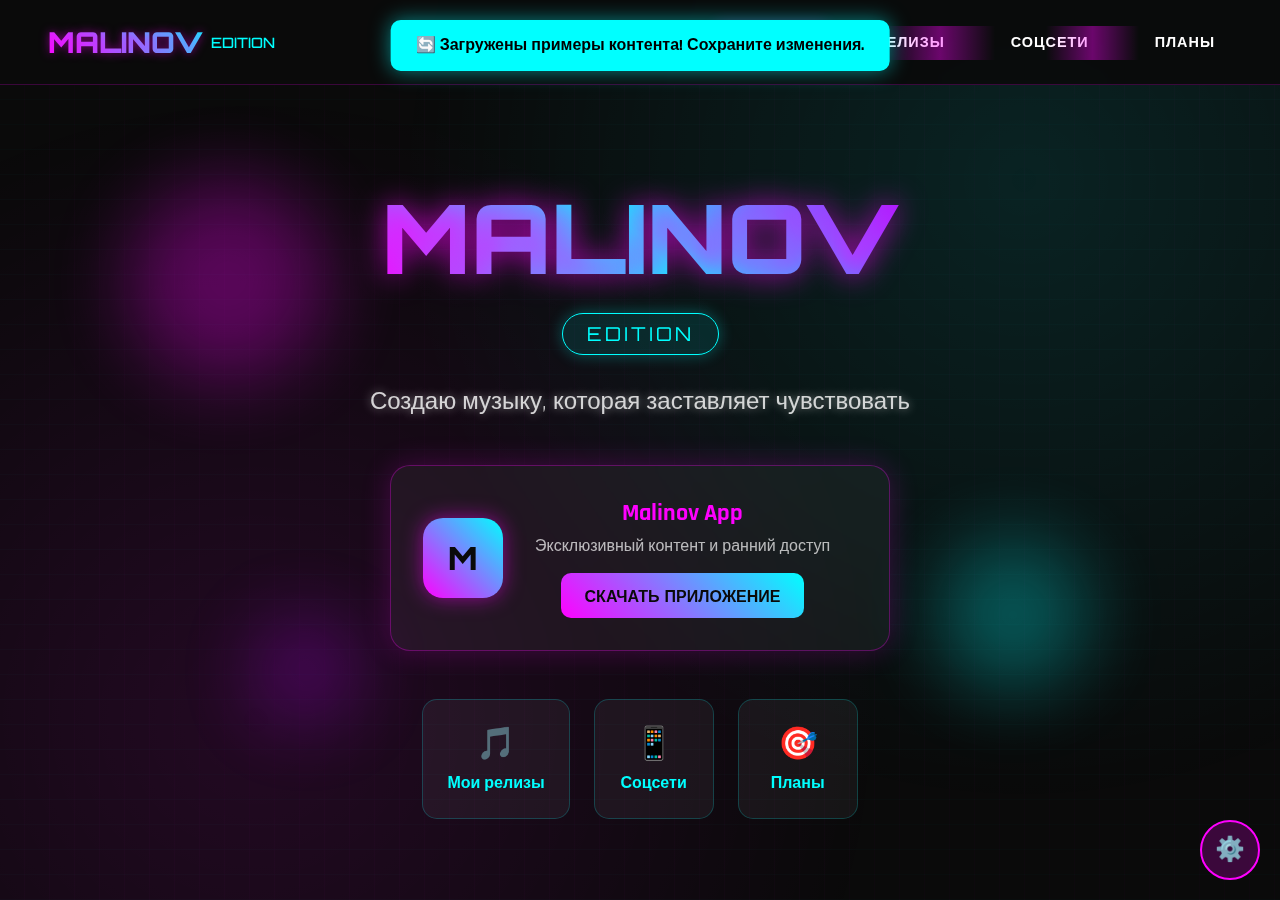
<file: index.html>
<!DOCTYPE html>
<html lang="ru">
<head>
    <meta charset="UTF-8">
    <meta name="viewport" content="width=device-width, initial-scale=1.0">
    <title>Malinov Edition - Официальный сайт</title>
    <link rel="stylesheet" href="style.css">
    <link href="https://fonts.googleapis.com/css2?family=Orbitron:wght@400;700;900&family=Rajdhani:wght@300;400;500;600;700&display=swap" rel="stylesheet">
</head>
<body>
    <!-- Анимированный фон -->
    <div class="bg-animation">
        <div class="neon-grid"></div>
        <div class="floating-particles"></div>
    </div>

    <!-- Навигация -->
    <nav class="neon-nav">
        <div class="nav-brand">
            <span class="neon-text">MALINOV</span>
            <span class="edition-text">EDITION</span>
        </div>
        <ul class="nav-links">
            <li><a href="index.html" class="nav-link active">ГЛАВНАЯ</a></li>
            <li><a href="releases.html" class="nav-link">РЕЛИЗЫ</a></li>
            <li><a href="social.html" class="nav-link">СОЦСЕТИ</a></li>
            <li><a href="plans.html" class="nav-link">ПЛАНЫ</a></li>
        </ul>
    </nav>

    <!-- Герой секция -->
    <main class="hero-section">
        <div class="hero-content">
            <div class="main-title">
                <h1 class="neon-main">MALINOV</h1>
                <div class="edition-badge">EDITION</div>
            </div>
            
            <p class="hero-subtitle">Создаю музыку, которая заставляет чувствовать</p>
            
            <!-- Кнопка скачивания приложения -->
            <div class="app-download-section">
                <div class="download-card">
                    <div class="app-icon">
                        <div class="neon-icon">M</div>
                    </div>
                    <div class="app-info">
                        <h3>Malinov App</h3>
                        <p>Эксклюзивный контент и ранний доступ</p>
                        <a href="app/malinov-app.apk" class="download-btn" download>
                            <span>СКАЧАТЬ ПРИЛОЖЕНИЕ</span>
                            <div class="download-glow"></div>
                        </a>
                    </div>
                </div>
            </div>

            <!-- Быстрые ссылки -->
            <div class="quick-links">
                <a href="releases.html" class="quick-link">
                    <span>🎵</span>
                    <span>Мои релизы</span>
                </a>
                <a href="social.html" class="quick-link">
                    <span>📱</span>
                    <span>Соцсети</span>
                </a>
                <a href="plans.html" class="quick-link">
                    <span>🎯</span>
                    <span>Планы</span>
                </a>
            </div>
        </div>

        <!-- Анимированные элементы -->
        <div class="floating-elements">
            <div class="neon-orb orb-1"></div>
            <div class="neon-orb orb-2"></div>
            <div class="neon-orb orb-3"></div>
        </div>
    </main>

    <!-- Секретная кнопка активации -->
    <div id="secretTrigger" style="position: fixed; bottom: 20px; right: 20px; width: 60px; height: 60px; background: rgba(255, 0, 255, 0.2); border: 2px solid var(--neon-pink); border-radius: 50%; cursor: pointer; display: flex; align-items: center; justify-content: center; color: var(--neon-pink); font-size: 24px; z-index: 9998;">
        ⚙️
    </div>

    <!-- Окно ввода пароля -->
    <div id="adminLogin" style="display: none; position: fixed; top: 50%; left: 50%; transform: translate(-50%, -50%); background: rgba(10, 10, 10, 0.95); padding: 30px; border-radius: 15px; z-index: 9999; border: 2px solid var(--neon-pink); color: white; width: 400px; text-align: center; backdrop-filter: blur(10px);">
        <h3 style="color: var(--neon-pink); margin-bottom: 20px;">🔐 ДОСТУП К ПАНЕЛИ АДМИНА</h3>
        <input type="password" id="adminPassword" placeholder="Введите пароль" style="width: 100%; padding: 12px; background: rgba(255,255,255,0.1); border: 1px solid var(--neon-blue); border-radius: 8px; color: white; font-size: 16px; margin-bottom: 15px;">
        <button onclick="checkAdminPassword()" style="width: 100%; padding: 12px; background: linear-gradient(45deg, var(--neon-pink), var(--neon-purple)); color: white; border: none; border-radius: 8px; cursor: pointer; font-weight: bold;">ВОЙТИ</button>
        <button onclick="hideAdminLogin()" style="width: 100%; padding: 12px; background: #666; color: white; border: none; border-radius: 8px; cursor: pointer; margin-top: 10px;">ОТМЕНА</button>
    </div>

    <!-- Панель админа -->
    <div id="adminPanel" style="display: none; position: fixed; top: 50px; right: 20px; background: rgba(10, 10, 10, 0.95); padding: 25px; border-radius: 15px; z-index: 9999; border: 2px solid var(--neon-pink); color: white; width: 500px; max-height: 80vh; overflow-y: auto; backdrop-filter: blur(10px);">
        <h3 style="color: var(--neon-pink); margin-bottom: 20px; text-align: center;">👑 ПАНЕЛЬ АДМИНА MALINOV</h3>
        
        <div style="margin: 15px 0;">
            <label style="color: var(--neon-blue); display: block; margin-bottom: 8px; font-weight: bold;">Редактировать РЕЛИЗЫ (HTML):</label>
            <textarea id="releasesContent" rows="12" style="width: 100%; background: rgba(255,255,255,0.1); color: white; border: 1px solid var(--neon-blue); padding: 12px; border-radius: 8px; font-family: monospace; font-size: 12px;"></textarea>
        </div>
        
        <div style="margin: 15px 0;">
            <label style="color: var(--neon-blue); display: block; margin-bottom: 8px; font-weight: bold;">Редактировать ПЛАНЫ (HTML):</label>
            <textarea id="plansContent" rows="10" style="width: 100%; background: rgba(255,255,255,0.1); color: white; border: 1px solid var(--neon-blue); padding: 12px; border-radius: 8px; font-family: monospace; font-size: 12px;"></textarea>
        </div>

        <div style="margin: 15px 0;">
            <label style="color: var(--neon-blue); display: block; margin-bottom: 8px; font-weight: bold;">Редактировать СОЦСЕТИ (HTML):</label>
            <textarea id="socialContent" rows="8" style="width: 100%; background: rgba(255,255,255,0.1); color: white; border: 1px solid var(--neon-blue); padding: 12px; border-radius: 8px; font-family: monospace; font-size: 12px;"></textarea>
        </div>
        
        <div style="display: flex; gap: 10px; margin-top: 20px;">
            <button onclick="saveAdminChanges()" style="flex: 1; background: linear-gradient(45deg, var(--neon-pink), var(--neon-purple)); color: white; padding: 12px; border: none; border-radius: 8px; cursor: pointer; font-weight: bold;">💾 СОХРАНИТЬ</button>
            <button onclick="hideAdminPanel()" style="flex: 1; background: #ff4444; color: white; padding: 12px; border: none; border-radius: 8px; cursor: pointer; font-weight: bold;">❌ ЗАКРЫТЬ</button>
        </div>
        
        <div style="margin-top: 15px; text-align: center;">
            <button onclick="resetAllContent()" style="background: #ff7700; color: white; padding: 8px 15px; border: none; border-radius: 5px; cursor: pointer; font-size: 12px;">🔄 Сбросить к исходному</button>
        </div>
    </div>

    <script src="script.js"></script>
</body>
</html>
</file>
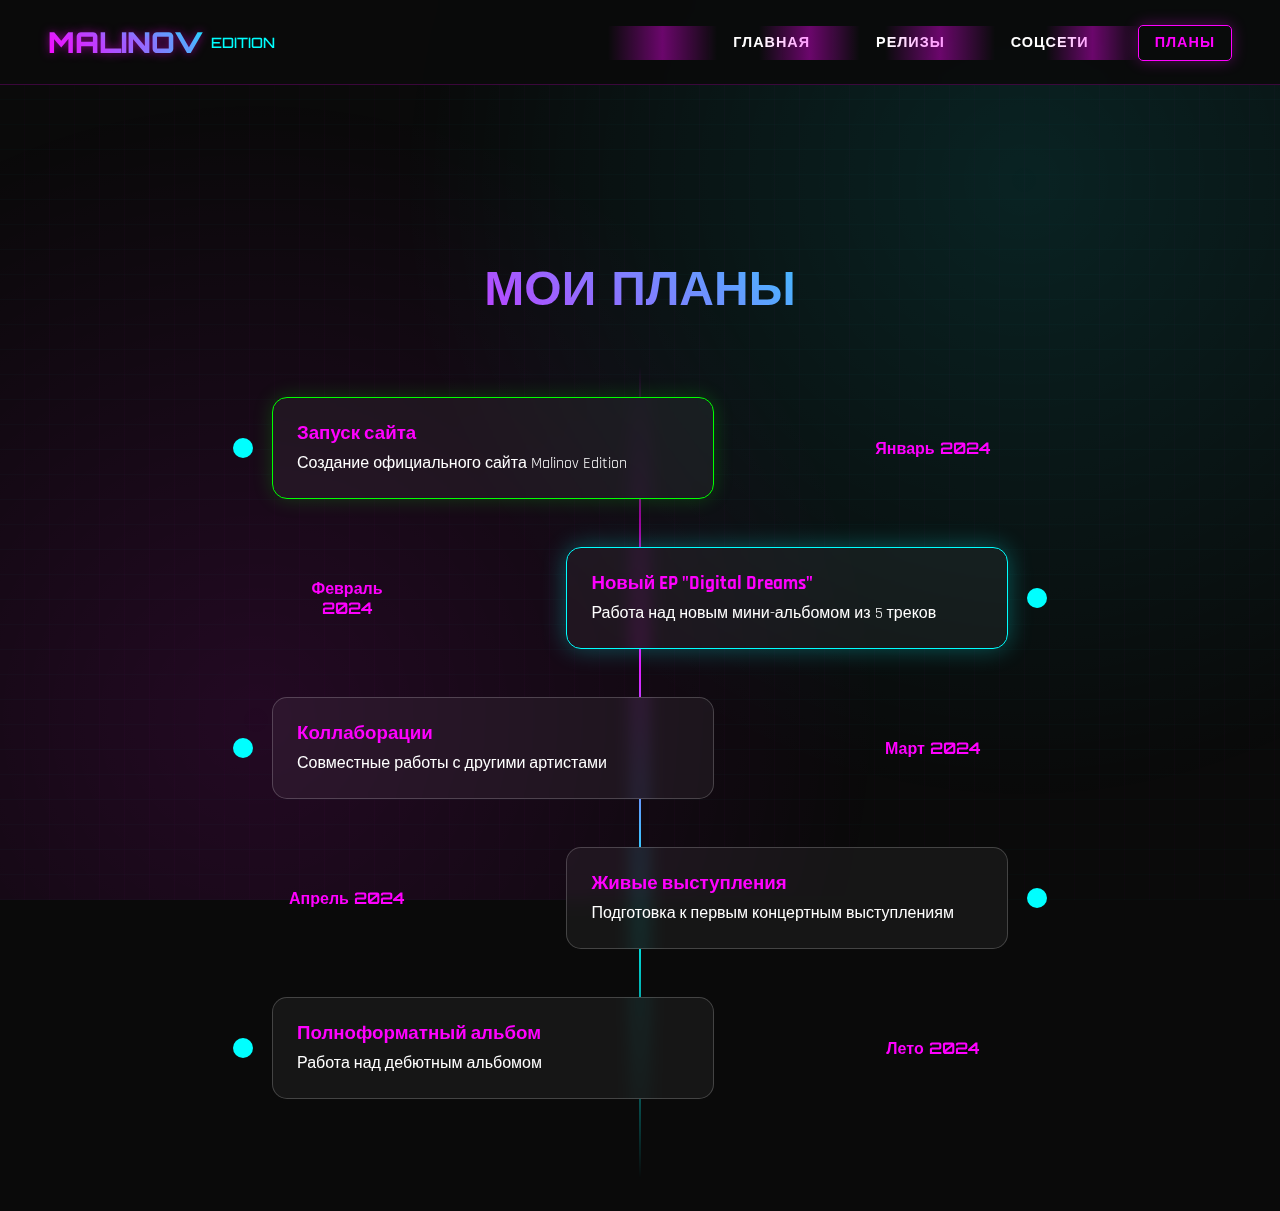
<file: plans.html>
<!DOCTYPE html>
<html lang="ru">
<head>
    <meta charset="UTF-8">
    <meta name="viewport" content="width=device-width, initial-scale=1.0">
    <title>Планы - Malinov Edition</title>
    <link rel="stylesheet" href="style.css">
    <link href="https://fonts.googleapis.com/css2?family=Orbitron:wght@400;700;900&family=Rajdhani:wght@300;400;500;600;700&display=swap" rel="stylesheet">
</head>
<body>
    <div class="bg-animation">
        <div class="neon-grid"></div>
        <div class="floating-particles"></div>
    </div>

    <nav class="neon-nav">
        <div class="nav-brand">
            <span class="neon-text">MALINOV</span>
            <span class="edition-text">EDITION</span>
        </div>
        <ul class="nav-links">
            <li><a href="index.html" class="nav-link">ГЛАВНАЯ</a></li>
            <li><a href="releases.html" class="nav-link">РЕЛИЗЫ</a></li>
            <li><a href="social.html" class="nav-link">СОЦСЕТИ</a></li>
            <li><a href="plans.html" class="nav-link active">ПЛАНЫ</a></li>
        </ul>
    </nav>

    <main class="plans-page">
        <h1 class="page-title">МОИ ПЛАНЫ</h1>
        
        <div class="timeline">
            <div class="timeline-item completed">
                <div class="timeline-date">Январь 2024</div>
                <div class="timeline-content">
                    <h3>Запуск сайта</h3>
                    <p>Создание официального сайта Malinov Edition</p>
                </div>
            </div>

            <div class="timeline-item current">
                <div class="timeline-date">Февраль 2024</div>
                <div class="timeline-content">
                    <h3>Новый EP "Digital Dreams"</h3>
                    <p>Работа над новым мини-альбомом из 5 треков</p>
                </div>
            </div>

            <div class="timeline-item upcoming">
                <div class="timeline-date">Март 2024</div>
                <div class="timeline-content">
                    <h3>Коллаборации</h3>
                    <p>Совместные работы с другими артистами</p>
                </div>
            </div>

            <div class="timeline-item upcoming">
                <div class="timeline-date">Апрель 2024</div>
                <div class="timeline-content">
                    <h3>Живые выступления</h3>
                    <p>Подготовка к первым концертным выступлениям</p>
                </div>
            </div>

            <div class="timeline-item upcoming">
                <div class="timeline-date">Лето 2024</div>
                <div class="timeline-content">
                    <h3>Полноформатный альбом</h3>
                    <p>Работа над дебютным альбомом</p>
                </div>
            </div>
        </div>
    </main>
</body>
</html>
</file>
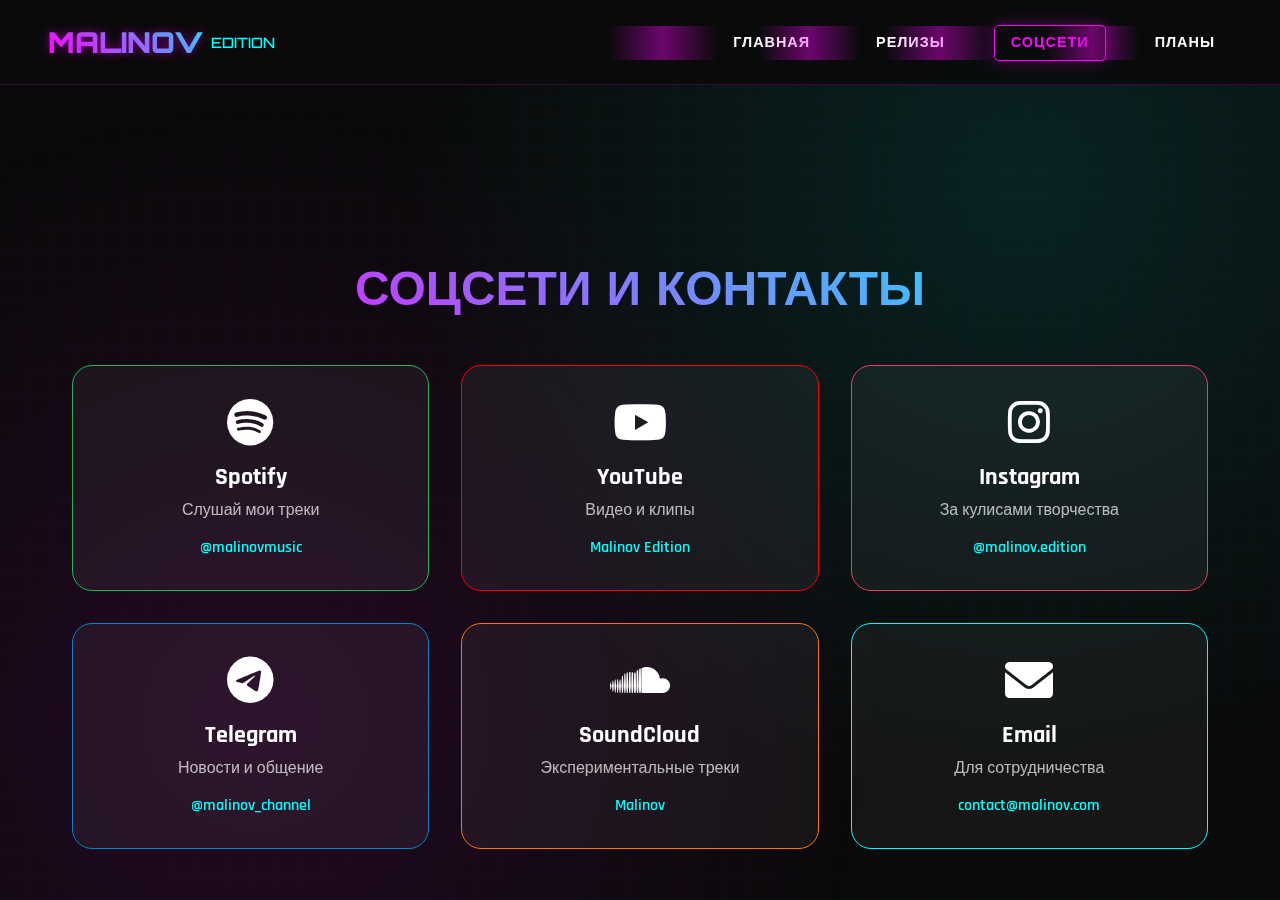
<file: social.html>
<!DOCTYPE html>
<html lang="ru">
<head>
    <meta charset="UTF-8">
    <meta name="viewport" content="width=device-width, initial-scale=1.0">
    <title>Соцсети - Malinov Edition</title>
    <link rel="stylesheet" href="style.css">
    <link href="https://fonts.googleapis.com/css2?family=Orbitron:wght@400;700;900&family=Rajdhani:wght@300;400;500;600;700&display=swap" rel="stylesheet">
    <link rel="stylesheet" href="https://cdnjs.cloudflare.com/ajax/libs/font-awesome/6.0.0/css/all.min.css">
</head>
<body>
    <div class="bg-animation">
        <div class="neon-grid"></div>
        <div class="floating-particles"></div>
    </div>

    <nav class="neon-nav">
        <div class="nav-brand">
            <span class="neon-text">MALINOV</span>
            <span class="edition-text">EDITION</span>
        </div>
        <ul class="nav-links">
            <li><a href="index.html" class="nav-link">ГЛАВНАЯ</a></li>
            <li><a href="releases.html" class="nav-link">РЕЛИЗЫ</a></li>
            <li><a href="social.html" class="nav-link active">СОЦСЕТИ</a></li>
            <li><a href="plans.html" class="nav-link">ПЛАНЫ</a></li>
        </ul>
    </nav>

    <main class="social-page">
        <h1 class="page-title">СОЦСЕТИ И КОНТАКТЫ</h1>
        
        <div class="social-grid">
            <a href="https://spotify.com" class="social-card spotify">
                <i class="fab fa-spotify"></i>
                <h3>Spotify</h3>
                <p>Слушай мои треки</p>
                <span class="social-handle">@malinovmusic</span>
            </a>

            <a href="https://youtube.com" class="social-card youtube">
                <i class="fab fa-youtube"></i>
                <h3>YouTube</h3>
                <p>Видео и клипы</p>
                <span class="social-handle">Malinov Edition</span>
            </a>

            <a href="https://instagram.com" class="social-card instagram">
                <i class="fab fa-instagram"></i>
                <h3>Instagram</h3>
                <p>За кулисами творчества</p>
                <span class="social-handle">@malinov.edition</span>
            </a>

            <a href="https://t.me" class="social-card telegram">
                <i class="fab fa-telegram"></i>
                <h3>Telegram</h3>
                <p>Новости и общение</p>
                <span class="social-handle">@malinov_channel</span>
            </a>

            <a href="https://soundcloud.com" class="social-card soundcloud">
                <i class="fab fa-soundcloud"></i>
                <h3>SoundCloud</h3>
                <p>Экспериментальные треки</p>
                <span class="social-handle">Malinov</span>
            </a>

            <a href="mailto:contact@malinov.com" class="social-card email">
                <i class="fas fa-envelope"></i>
                <h3>Email</h3>
                <p>Для сотрудничества</p>
                <span class="social-handle">contact@malinov.com</span>
            </a>
        </div>
    </main>
</body>
</html>
</file>
<file: style.css>
* {
    margin: 0;
    padding: 0;
    box-sizing: border-box;
}

:root {
    --neon-pink: #ff00ff;
    --neon-blue: #00ffff;
    --neon-purple: #bf00ff;
    --neon-green: #00ff00;
    --dark-bg: #0a0a0a;
    --darker-bg: #050505;
}

body {
    font-family: 'Rajdhani', sans-serif;
    background: var(--dark-bg);
    color: white;
    overflow-x: hidden;
    min-height: 100vh;
}

/* Анимированный фон */
.bg-animation {
    position: fixed;
    top: 0;
    left: 0;
    width: 100%;
    height: 100%;
    z-index: -1;
}

.neon-grid {
    position: absolute;
    width: 100%;
    height: 100%;
    background: 
        linear-gradient(90deg, transparent 24px, rgba(255, 0, 255, 0.03) 25px),
        linear-gradient(transparent 24px, rgba(0, 255, 255, 0.03) 25px);
    background-size: 25px 25px;
    animation: gridMove 20s linear infinite;
}

.floating-particles::before {
    content: '';
    position: absolute;
    width: 100%;
    height: 100%;
    background: radial-gradient(circle at 20% 80%, rgba(255, 0, 255, 0.1) 0%, transparent 50%),
                radial-gradient(circle at 80% 20%, rgba(0, 255, 255, 0.1) 0%, transparent 50%);
    animation: float 15s ease-in-out infinite;
}

@keyframes gridMove {
    0% { transform: translate(0, 0); }
    100% { transform: translate(25px, 25px); }
}

@keyframes float {
    0%, 100% { transform: translate(0, 0) scale(1); }
    50% { transform: translate(-20px, -10px) scale(1.1); }
}

/* Навигация */
.neon-nav {
    position: fixed;
    top: 0;
    width: 100%;
    padding: 1.5rem 3rem;
    display: flex;
    justify-content: space-between;
    align-items: center;
    background: rgba(10, 10, 10, 0.9);
    backdrop-filter: blur(10px);
    z-index: 1000;
    border-bottom: 1px solid rgba(255, 0, 255, 0.2);
}

.nav-brand {
    display: flex;
    align-items: center;
    gap: 0.5rem;
}

.neon-text {
    font-family: 'Orbitron', sans-serif;
    font-size: 1.8rem;
    font-weight: 900;
    background: linear-gradient(45deg, var(--neon-pink), var(--neon-blue));
    -webkit-background-clip: text;
    -webkit-text-fill-color: transparent;
    text-shadow: 0 0 10px rgba(255, 0, 255, 0.5);
}

.edition-text {
    font-family: 'Orbitron', sans-serif;
    font-size: 0.9rem;
    color: var(--neon-blue);
    font-weight: 500;
}

.nav-links {
    display: flex;
    list-style: none;
    gap: 2rem;
}

.nav-link {
    color: white;
    text-decoration: none;
    font-weight: 600;
    font-size: 0.9rem;
    letter-spacing: 1px;
    padding: 0.5rem 1rem;
    border: 1px solid transparent;
    border-radius: 5px;
    transition: all 0.3s ease;
    position: relative;
    overflow: hidden;
}

.nav-link::before {
    content: '';
    position: absolute;
    top: 0;
    left: -100%;
    width: 100%;
    height: 100%;
    background: linear-gradient(90deg, transparent, rgba(255, 0, 255, 0.4), transparent);
    transition: left 0.5s;
}

.nav-link:hover::before {
    left: 100%;
}

.nav-link:hover,
.nav-link.active {
    color: var(--neon-pink);
    border-color: var(--neon-pink);
    box-shadow: 0 0 15px rgba(255, 0, 255, 0.3);
}

/* Главная страница */
.hero-section {
    min-height: 100vh;
    display: flex;
    align-items: center;
    justify-content: center;
    padding: 8rem 2rem 2rem;
    position: relative;
}

.hero-content {
    text-align: center;
    z-index: 2;
}

.main-title {
    margin-bottom: 2rem;
}

.neon-main {
    font-family: 'Orbitron', sans-serif;
    font-size: 6rem;
    font-weight: 900;
    background: linear-gradient(45deg, var(--neon-pink), var(--neon-blue), var(--neon-purple));
    -webkit-background-clip: text;
    -webkit-text-fill-color: transparent;
    text-shadow: 0 0 30px rgba(255, 0, 255, 0.7);
    margin-bottom: 1rem;
    animation: glow 2s ease-in-out infinite alternate;
}

@keyframes glow {
    from {
        text-shadow: 0 0 20px rgba(255, 0, 255, 0.7);
    }
    to {
        text-shadow: 0 0 30px rgba(255, 0, 255, 0.9), 0 0 40px rgba(0, 255, 255, 0.6);
    }
}

.edition-badge {
    display: inline-block;
    padding: 0.5rem 1.5rem;
    background: rgba(0, 255, 255, 0.1);
    border: 1px solid var(--neon-blue);
    border-radius: 25px;
    color: var(--neon-blue);
    font-family: 'Orbitron', sans-serif;
    font-size: 1.2rem;
    letter-spacing: 3px;
    box-shadow: 0 0 15px rgba(0, 255, 255, 0.3);
}

.hero-subtitle {
    font-size: 1.5rem;
    margin-bottom: 3rem;
    color: rgba(255, 255, 255, 0.8);
    text-shadow: 0 0 10px rgba(255, 255, 255, 0.5);
}

/* Секция скачивания приложения */
.app-download-section {
    margin: 3rem 0;
}

.download-card {
    background: rgba(255, 255, 255, 0.05);
    backdrop-filter: blur(10px);
    border: 1px solid rgba(255, 0, 255, 0.3);
    border-radius: 20px;
    padding: 2rem;
    display: flex;
    align-items: center;
    gap: 2rem;
    max-width: 500px;
    margin: 0 auto;
    box-shadow: 0 0 30px rgba(255, 0, 255, 0.2);
    transition: all 0.3s ease;
}

.download-card:hover {
    transform: translateY(-5px);
    box-shadow: 0 0 40px rgba(255, 0, 255, 0.4);
}

.app-icon {
    flex-shrink: 0;
}

.neon-icon {
    width: 80px;
    height: 80px;
    background: linear-gradient(45deg, var(--neon-pink), var(--neon-blue));
    border-radius: 20px;
    display: flex;
    align-items: center;
    justify-content: center;
    font-family: 'Orbitron', sans-serif;
    font-size: 2rem;
    font-weight: 900;
    color: var(--dark-bg);
    box-shadow: 0 0 20px rgba(255, 0, 255, 0.5);
}

.app-info h3 {
    font-size: 1.5rem;
    margin-bottom: 0.5rem;
    color: var(--neon-pink);
}

.app-info p {
    color: rgba(255, 255, 255, 0.7);
    margin-bottom: 1rem;
}

.download-btn {
    display: inline-flex;
    align-items: center;
    padding: 0.8rem 1.5rem;
    background: linear-gradient(45deg, var(--neon-pink), var(--neon-blue));
    color: var(--dark-bg);
    text-decoration: none;
    font-weight: 700;
    border-radius: 10px;
    position: relative;
    overflow: hidden;
    transition: all 0.3s ease;
    font-family: 'Orbitron', sans-serif;
}

.download-btn:hover {
    transform: scale(1.05);
    box-shadow: 0 0 20px rgba(255, 0, 255, 0.7);
}

.download-glow {
    position: absolute;
    top: 0;
    left: -100%;
    width: 100%;
    height: 100%;
    background: linear-gradient(90deg, transparent, rgba(255, 255, 255, 0.4), transparent);
    transition: left 0.5s;
}

.download-btn:hover .download-glow {
    left: 100%;
}

/* Быстрые ссылки */
.quick-links {
    display: flex;
    gap: 1.5rem;
    justify-content: center;
    margin-top: 3rem;
}

.quick-link {
    display: flex;
    flex-direction: column;
    align-items: center;
    padding: 1.5rem;
    background: rgba(255, 255, 255, 0.05);
    border: 1px solid rgba(0, 255, 255, 0.2);
    border-radius: 15px;
    text-decoration: none;
    color: white;
    transition: all 0.3s ease;
    min-width: 120px;
}

.quick-link:hover {
    transform: translateY(-5px);
    border-color: var(--neon-blue);
    box-shadow: 0 0 20px rgba(0, 255, 255, 0.3);
}

.quick-link span:first-child {
    font-size: 2rem;
    margin-bottom: 0.5rem;
}

.quick-link span:last-child {
    font-weight: 600;
    color: var(--neon-blue);
}

/* Плавающие элементы */
.floating-elements {
    position: absolute;
    width: 100%;
    height: 100%;
    top: 0;
    left: 0;
    pointer-events: none;
}

.neon-orb {
    position: absolute;
    border-radius: 50%;
    filter: blur(40px);
    opacity: 0.3;
}

.orb-1 {
    width: 200px;
    height: 200px;
    background: var(--neon-pink);
    top: 20%;
    left: 10%;
    animation: floatOrb 8s ease-in-out infinite;
}

.orb-2 {
    width: 150px;
    height: 150px;
    background: var(--neon-blue);
    top: 60%;
    right: 15%;
    animation: floatOrb 6s ease-in-out infinite reverse;
}

.orb-3 {
    width: 100px;
    height: 100px;
    background: var(--neon-purple);
    bottom: 20%;
    left: 20%;
    animation: floatOrb 10s ease-in-out infinite;
}

@keyframes floatOrb {
    0%, 100% { transform: translate(0, 0) scale(1); }
    33% { transform: translate(30px, -50px) scale(1.1); }
    66% { transform: translate(-20px, 20px) scale(0.9); }
}

/* Общие стили для страниц */
.page-title {
    font-family: 'Orbitron', sans-serif;
    font-size: 3rem;
    text-align: center;
    margin: 8rem 0 3rem;
    background: linear-gradient(45deg, var(--neon-pink), var(--neon-blue));
    -webkit-background-clip: text;
    -webkit-text-fill-color: transparent;
}

/* Стили для страницы релизов */
.releases-page {
    padding: 8rem 2rem 2rem;
    max-width: 1200px;
    margin: 0 auto;
}

.releases-grid {
    display: grid;
    gap: 2rem;
}

.release-card {
    background: rgba(255, 255, 255, 0.05);
    backdrop-filter: blur(10px);
    border: 1px solid rgba(255, 0, 255, 0.2);
    border-radius: 20px;
    padding: 2rem;
    display: grid;
    grid-template-columns: 200px 1fr;
    gap: 2rem;
    transition: all 0.3s ease;
}

.release-card:hover {
    transform: translateY(-5px);
    border-color: var(--neon-pink);
    box-shadow: 0 0 30px rgba(255, 0, 255, 0.3);
}

.album-cover {
    width: 200px;
    height: 200px;
    border-radius: 15px;
    display: flex;
    align-items: center;
    justify-content: center;
    position: relative;
    overflow: hidden;
}

.neon-album-1 {
    background: linear-gradient(135deg, var(--neon-pink), var(--neon-purple));
}

.neon-album-2 {
    background: linear-gradient(135deg, var(--neon-blue), var(--neon-green));
}

.album-title {
    font-family: 'Orbitron', sans-serif;
    font-weight: 700;
    font-size: 1.2rem;
    color: var(--dark-bg);
    text-align: center;
    padding: 1rem;
}

.release-info h3 {
    font-size: 1.8rem;
    color: var(--neon-pink);
    margin-bottom: 0.5rem;
}

.release-date {
    color: var(--neon-blue);
    font-weight: 600;
    margin-bottom: 1rem;
}

.release-desc {
    color: rgba(255, 255, 255, 0.8);
    margin-bottom: 1.5rem;
}

.track-list {
    space-y: 1rem;
}

.track {
    display: flex;
    justify-content: space-between;
    align-items: center;
    padding: 0.5rem 0;
    border-bottom: 1px solid rgba(255, 255, 255, 0.1);
}

.track:last-child {
    border-bottom: none;
}

audio {
    width: 200px;
    height: 40px;
}

/* Стили для соцсетей */
.social-page {
    padding: 8rem 2rem 2rem;
    max-width: 1200px;
    margin: 0 auto;
}

.social-grid {
    display: grid;
    grid-template-columns: repeat(auto-fit, minmax(300px, 1fr));
    gap: 2rem;
}

.social-card {
    background: rgba(255, 255, 255, 0.05);
    backdrop-filter: blur(10px);
    border: 1px solid;
    border-radius: 20px;
    padding: 2rem;
    text-decoration: none;
    color: white;
    text-align: center;
    transition: all 0.3s ease;
    position: relative;
    overflow: hidden;
}

.social-card::before {
    content: '';
    position: absolute;
    top: 0;
    left: -100%;
    width: 100%;
    height: 100%;
    background: linear-gradient(90deg, transparent, rgba(255, 255, 255, 0.1), transparent);
    transition: left 0.5s;
}

.social-card:hover::before {
    left: 100%;
}

.social-card:hover {
    transform: translateY(-10px);
}

.social-card i {
    font-size: 3rem;
    margin-bottom: 1rem;
}

.social-card h3 {
    font-size: 1.5rem;
    margin-bottom: 0.5rem;
}

.social-card p {
    color: rgba(255, 255, 255, 0.7);
    margin-bottom: 1rem;
}

.social-handle {
    font-weight: 600;
    color: var(--neon-blue);
}

/* Цвета для разных соцсетей */
.spotify { border-color: #1DB954; }
.spotify:hover { box-shadow: 0 0 30px rgba(29, 185, 84, 0.4); }

.youtube { border-color: #FF0000; }
.youtube:hover { box-shadow: 0 0 30px rgba(255, 0, 0, 0.4); }

.instagram { border-color: #E4405F; }
.instagram:hover { box-shadow: 0 0 30px rgba(228, 64, 95, 0.4); }

.telegram { border-color: #0088cc; }
.telegram:hover { box-shadow: 0 0 30px rgba(0, 136, 204, 0.4); }

.soundcloud { border-color: #ff7700; }
.soundcloud:hover { box-shadow: 0 0 30px rgba(255, 119, 0, 0.4); }

.email { border-color: var(--neon-blue); }
.email:hover { box-shadow: 0 0 30px rgba(0, 255, 255, 0.4); }

/* Стили для страницы планов */
.plans-page {
    padding: 8rem 2rem 2rem;
    max-width: 800px;
    margin: 0 auto;
}

.timeline {
    position: relative;
    padding: 2rem 0;
}

.timeline::before {
    content: '';
    position: absolute;
    left: 50%;
    top: 0;
    bottom: 0;
    width: 2px;
    background: linear-gradient(to bottom, transparent, var(--neon-pink), var(--neon-blue), transparent);
    transform: translateX(-50%);
}

.timeline-item {
    display: flex;
    justify-content: space-between;
    align-items: center;
    margin-bottom: 3rem;
    position: relative;
}

.timeline-item:nth-child(odd) {
    flex-direction: row-reverse;
}

.timeline-date {
    flex: 0 0 150px;
    text-align: center;
    font-family: 'Orbitron', sans-serif;
    font-weight: 700;
    color: var(--neon-pink);
    padding: 1rem;
}

.timeline-content {
    flex: 0 0 60%;
    background: rgba(255, 255, 255, 0.05);
    backdrop-filter: blur(10px);
    border: 1px solid;
    border-radius: 15px;
    padding: 1.5rem;
    position: relative;
}

.timeline-content::before {
    content: '';
    position: absolute;
    top: 50%;
    width: 20px;
    height: 20px;
    background: var(--neon-blue);
    border-radius: 50%;
    transform: translateY(-50%);
}

.timeline-item:nth-child(even) .timeline-content::before {
    right: -40px;
}

.timeline-item:nth-child(odd) .timeline-content::before {
    left: -40px;
}

.timeline-content h3 {
    color: var(--neon-pink);
    margin-bottom: 0.5rem;
}

.completed .timeline-content {
    border-color: var(--neon-green);
    box-shadow: 0 0 20px rgba(0, 255, 0, 0.2);
}

.current .timeline-content {
    border-color: var(--neon-blue);
    box-shadow: 0 0 25px rgba(0, 255, 255, 0.3);
    animation: pulse 2s infinite;
}

.upcoming .timeline-content {
    border-color: rgba(255, 255, 255, 0.2);
}

@keyframes pulse {
    0%, 100% { box-shadow: 0 0 25px rgba(0, 255, 255, 0.3); }
    50% { box-shadow: 0 0 40px rgba(0, 255, 255, 0.5); }
}

/* Адаптивность */
@media (max-width: 768px) {
    .neon-nav {
        padding: 1rem;
        flex-direction: column;
        gap: 1rem;
    }

    .nav-links {
        gap: 1rem;
    }

    .neon-main {
        font-size: 3rem;
    }

    .download-card {
        flex-direction: column;
        text-align: center;
    }

    .quick-links {
        flex-direction: column;
        align-items: center;
    }

    .release-card {
        grid-template-columns: 1fr;
        text-align: center;
    }

    .timeline-item {
        flex-direction: column !important;
        text-align: center;
    }

    .timeline::before {
        left: 20px;
    }

    .timeline-content::before {
        left: -30px !important;
        right: auto !important;
    }

    .timeline-date {
        margin-bottom: 1rem;
    }
}
</file>
